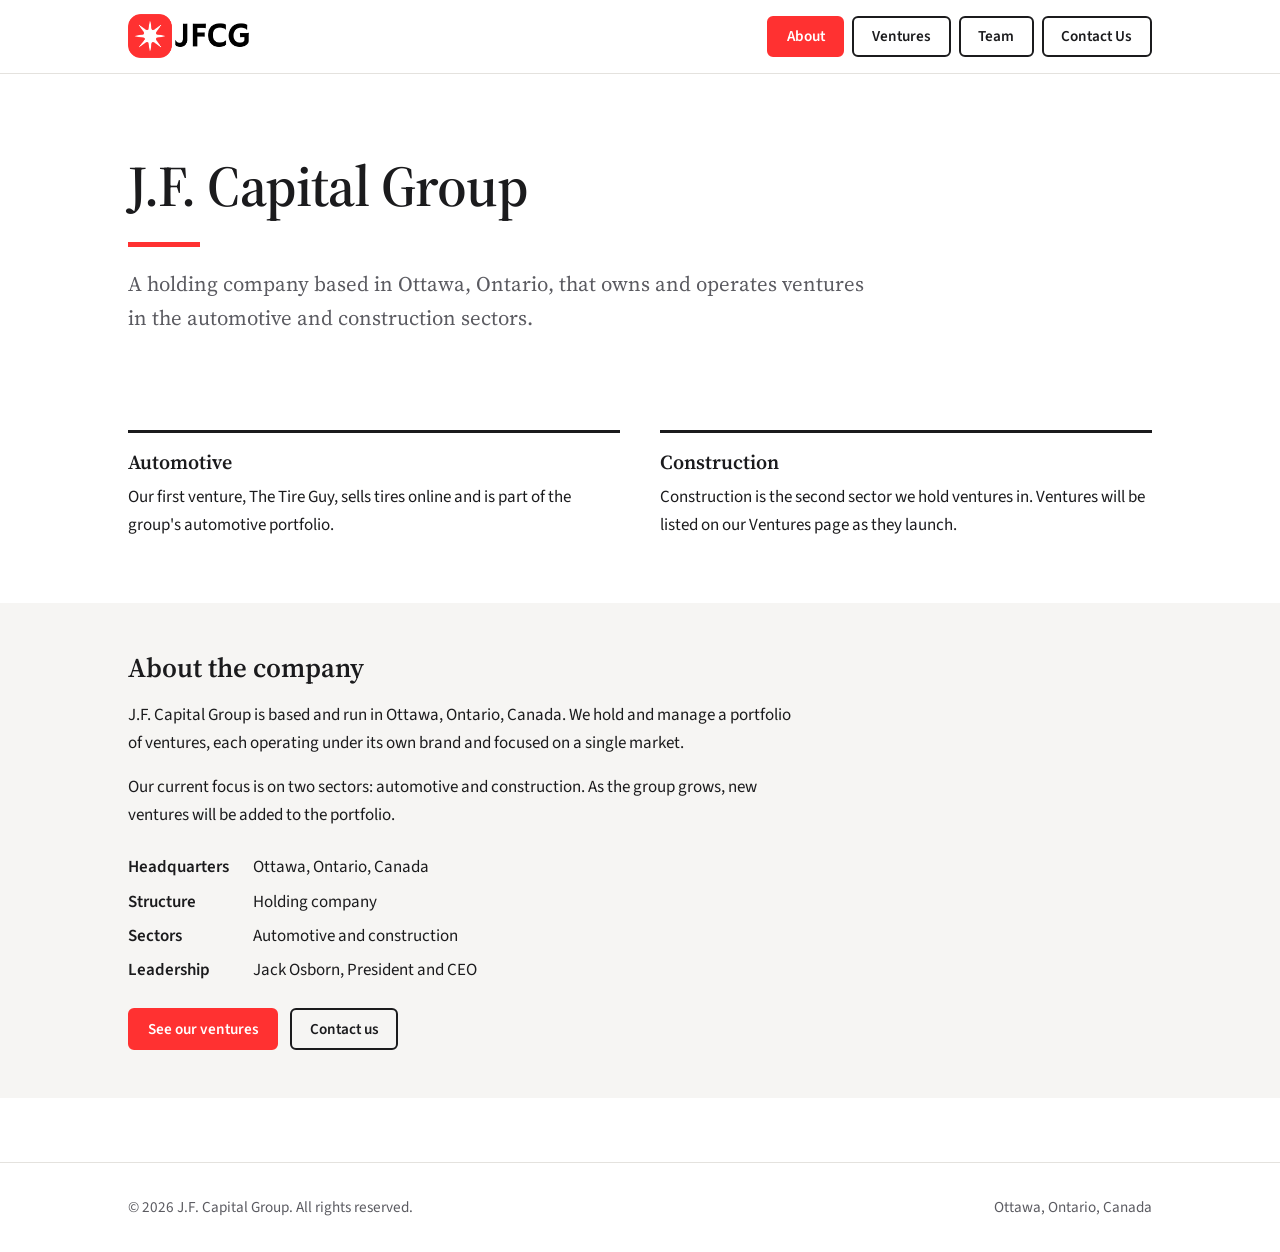
<file: index.html>
<!DOCTYPE html>
<html lang="en">
<head>
<meta charset="utf-8">
<meta name="viewport" content="width=device-width, initial-scale=1">
<title>J.F. Capital Group</title>
<meta name="description" content="J.F. Capital Group is an Ottawa-based holding company with ventures in the automotive and construction sectors.">
<link rel="icon" href="/favicon.ico" sizes="any">
<link rel="preconnect" href="https://fonts.googleapis.com">
<link rel="preconnect" href="https://fonts.gstatic.com" crossorigin>
<link href="https://fonts.googleapis.com/css2?family=Source+Sans+3:wght@400;600&family=Source+Serif+4:wght@400;600&display=swap" rel="stylesheet">
<link rel="stylesheet" href="style.css">
</head>
<body>
<header class="topbar"><div class="wrap">
<a class="brand" href="index.html" aria-label="J.F. Capital Group home"><img src="assets/logo.png" alt="JFCG logo"></a>
<nav class="nav" aria-label="Main"><a class="btn active" href="index.html" aria-current="page">About</a><a class="btn" href="ventures.html">Ventures</a><a class="btn" href="team.html">Team</a><a class="btn" href="contact.html">Contact Us</a></nav>
</div></header>
<main>
<div class="wrap page-head">
<h1>J.F. Capital Group</h1>
<p class="lede">A holding company based in Ottawa, Ontario, that owns and operates ventures in the automotive and construction sectors.</p>
</div>
<section class="block"><div class="wrap cols">
<div><h3>Automotive</h3><p>Our first venture, The Tire Guy, sells tires online and is part of the group's automotive portfolio.</p></div>
<div><h3>Construction</h3><p>Construction is the second sector we hold ventures in. Ventures will be listed on our Ventures page as they launch.</p></div>
</div></section>
<section class="block wash"><div class="wrap">
<h2>About the company</h2>
<p>J.F. Capital Group is based and run in Ottawa, Ontario, Canada. We hold and manage a portfolio of ventures, each operating under its own brand and focused on a single market.</p>
<p>Our current focus is on two sectors: automotive and construction. As the group grows, new ventures will be added to the portfolio.</p>
<dl class="facts" style="margin-top:1.5rem">
<dt>Headquarters</dt><dd>Ottawa, Ontario, Canada</dd>
<dt>Structure</dt><dd>Holding company</dd>
<dt>Sectors</dt><dd>Automotive and construction</dd>
<dt>Leadership</dt><dd>Jack Osborn, President and CEO</dd>
</dl>
<div class="actions">
<a class="btn primary" href="ventures.html">See our ventures</a>
<a class="btn" href="contact.html">Contact us</a>
</div>
</div></section>
</main>
<footer><div class="wrap">
<span>&copy; 2026 J.F. Capital Group. All rights reserved.</span>
<span>Ottawa, Ontario, Canada</span>
</div></footer>
</body>
</html>
</file>
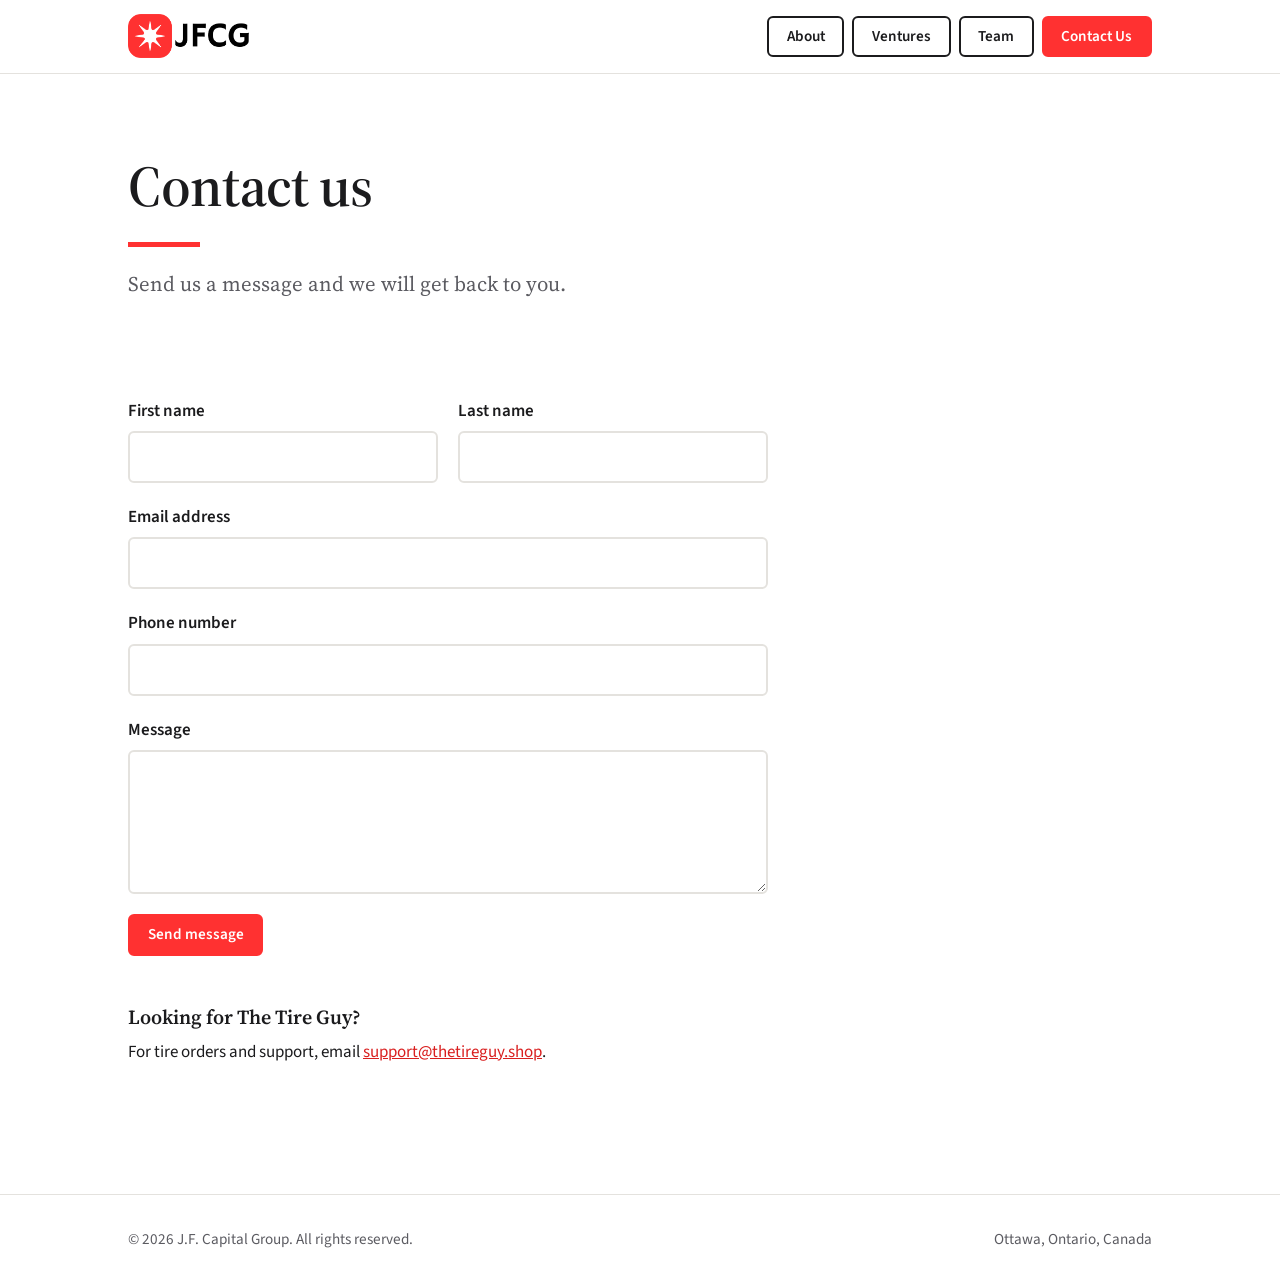
<file: contact.html>
<!DOCTYPE html>
<html lang="en">
<head>
<meta charset="utf-8">
<meta name="viewport" content="width=device-width, initial-scale=1">
<title>Contact Us | J.F. Capital Group</title>
<meta name="description" content="Contact J.F. Capital Group in Ottawa, Ontario.">
<link rel="icon" href="/favicon.ico" sizes="any">
<link rel="preconnect" href="https://fonts.googleapis.com">
<link rel="preconnect" href="https://fonts.gstatic.com" crossorigin>
<link href="https://fonts.googleapis.com/css2?family=Source+Sans+3:wght@400;600&family=Source+Serif+4:wght@400;600&display=swap" rel="stylesheet">
<link rel="stylesheet" href="style.css">
</head>
<body>
<header class="topbar"><div class="wrap">
<a class="brand" href="index.html" aria-label="J.F. Capital Group home"><img src="assets/logo.png" alt="JFCG logo"></a>
<nav class="nav" aria-label="Main"><a class="btn" href="index.html">About</a><a class="btn" href="ventures.html">Ventures</a><a class="btn" href="team.html">Team</a><a class="btn active" href="contact.html" aria-current="page">Contact Us</a></nav>
</div></header>
<main>
<div class="wrap page-head">
<h1>Contact us</h1>
<p class="lede">Send us a message and we will get back to you.</p>
</div>
<section class="block"><div class="wrap">
<form action="https://formspree.io/f/xdegyyen" method="POST">
<div class="row">
<label>First name<input type="text" name="first_name" autocomplete="given-name" required></label>
<label>Last name<input type="text" name="last_name" autocomplete="family-name" required></label>
</div>
<label>Email address<input type="email" name="email" autocomplete="email" required></label>
<label>Phone number<input type="tel" name="phone" autocomplete="tel"></label>
<label>Message<textarea name="message" required></textarea></label>
<input class="hp" type="text" name="_gotcha" tabindex="-1" autocomplete="off" aria-hidden="true">
<input type="hidden" name="_subject" value="New message from the J.F. Capital Group website">
<div><button class="btn primary" type="submit">Send message</button></div>
</form>
<div class="contact-side">
<h3>Looking for The Tire Guy?</h3>
<p>For tire orders and support, email <a href="mailto:support@thetireguy.shop">support@thetireguy.shop</a>.</p>
</div>
</div></section>
</main>
<footer><div class="wrap">
<span>&copy; 2026 J.F. Capital Group. All rights reserved.</span>
<span>Ottawa, Ontario, Canada</span>
</div></footer>
</body>
</html>
</file>
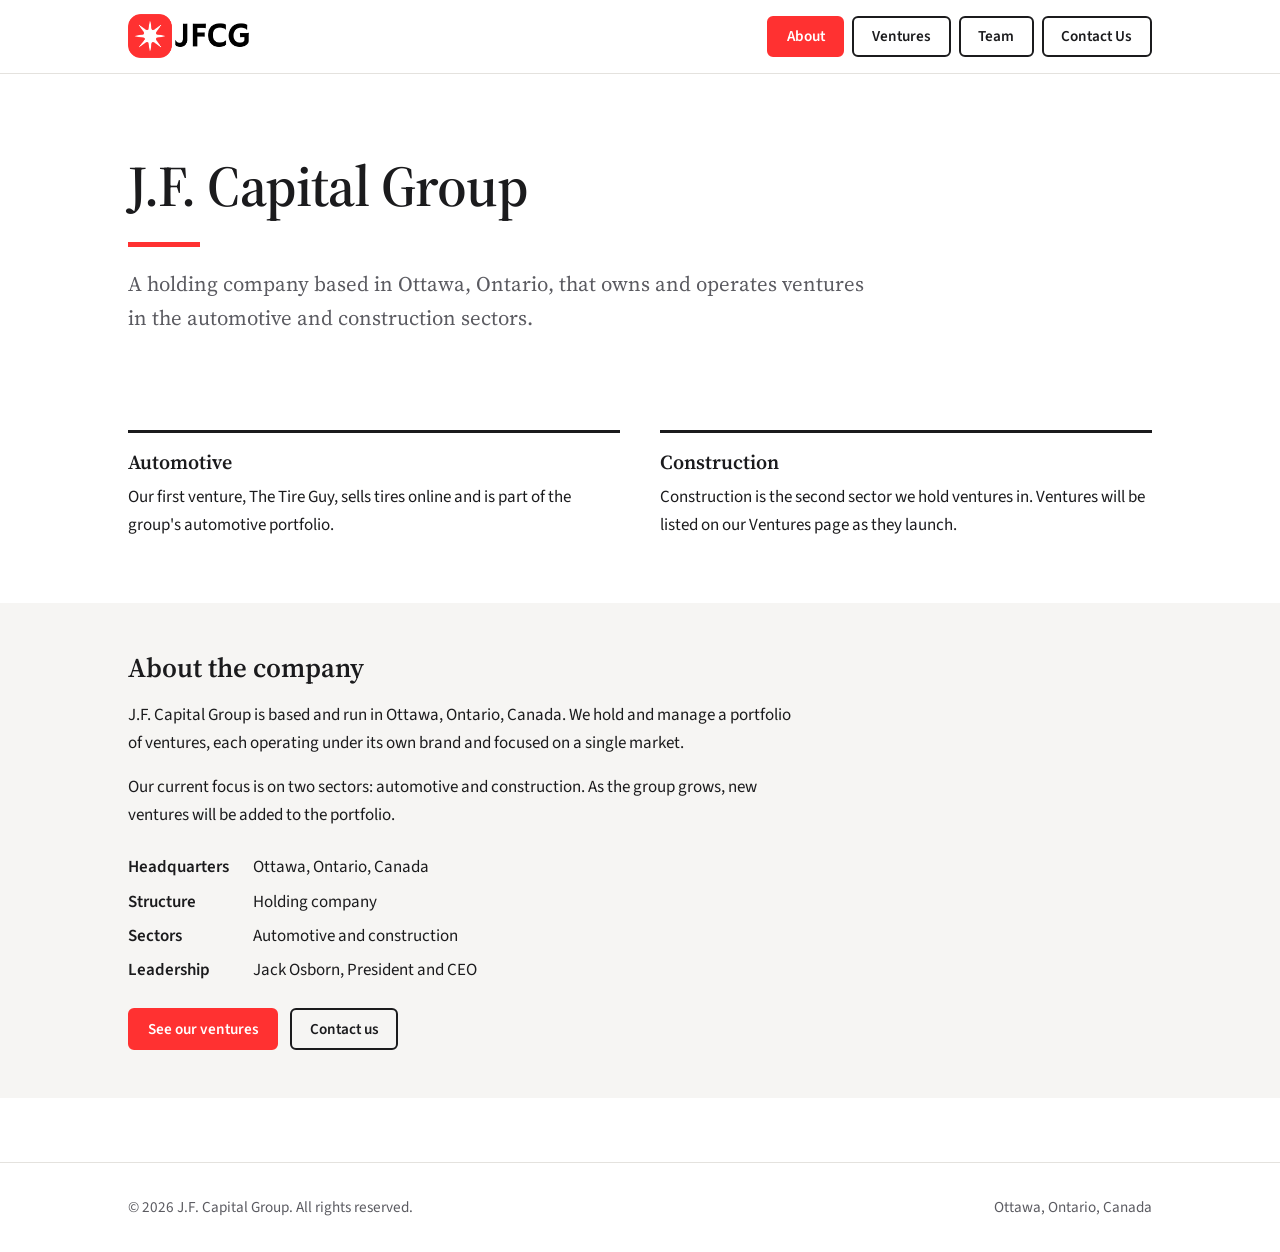
<file: index123.html>
<!DOCTYPE html>
<html lang="en">
<head>
<meta charset="utf-8">
<meta name="viewport" content="width=device-width, initial-scale=1">
<title>J.F. Capital Group | About</title>
<meta name="description" content="J.F. Capital Group is an Ottawa-based holding company with ventures in the automotive and construction sectors.">
<link rel="icon" type="image/png" href="assets/favicon.png">
<link rel="preconnect" href="https://fonts.googleapis.com">
<link rel="preconnect" href="https://fonts.gstatic.com" crossorigin>
<link href="https://fonts.googleapis.com/css2?family=Source+Sans+3:wght@400;600&family=Source+Serif+4:wght@400;600&display=swap" rel="stylesheet">
<link rel="stylesheet" href="style.css">
</head>
<body>
<header class="topbar"><div class="wrap">
<a class="brand" href="index.html" aria-label="J.F. Capital Group home"><img src="assets/logo.png" alt="JFCG logo"></a>
<nav class="nav" aria-label="Main"><a class="btn active" href="index.html" aria-current="page">About</a><a class="btn" href="ventures.html">Ventures</a><a class="btn" href="team.html">Team</a><a class="btn" href="contact.html">Contact Us</a></nav>
</div></header>
<main>
<div class="wrap page-head">
<h1>J.F. Capital Group</h1>
<p class="lede">A holding company based in Ottawa, Ontario, that owns and operates ventures in the automotive and construction sectors.</p>
</div>
<section class="block"><div class="wrap cols">
<div><h3>Automotive</h3><p>Our first venture, The Tire Guy, sells tires online and is part of the group's automotive portfolio.</p></div>
<div><h3>Construction</h3><p>Construction is the second sector we hold ventures in. Ventures will be listed on our Ventures page as they launch.</p></div>
</div></section>
<section class="block wash"><div class="wrap">
<h2>About the company</h2>
<p>J.F. Capital Group is based and run in Ottawa, Ontario, Canada. We hold and manage a portfolio of ventures, each operating under its own brand and focused on a single market.</p>
<p>Our current focus is on two sectors: automotive and construction. As the group grows, new ventures will be added to the portfolio.</p>
<dl class="facts" style="margin-top:1.5rem">
<dt>Headquarters</dt><dd>Ottawa, Ontario, Canada</dd>
<dt>Structure</dt><dd>Holding company</dd>
<dt>Sectors</dt><dd>Automotive and construction</dd>
<dt>Leadership</dt><dd>Jack Osborn, President and CEO</dd>
</dl>
<div class="actions">
<a class="btn primary" href="ventures.html">See our ventures</a>
<a class="btn" href="contact.html">Contact us</a>
</div>
</div></section>
</main>
<footer><div class="wrap">
<span>&copy; 2026 J.F. Capital Group. All rights reserved.</span>
<span>Ottawa, Ontario, Canada</span>
</div></footer>
</body>
</html>
</file>
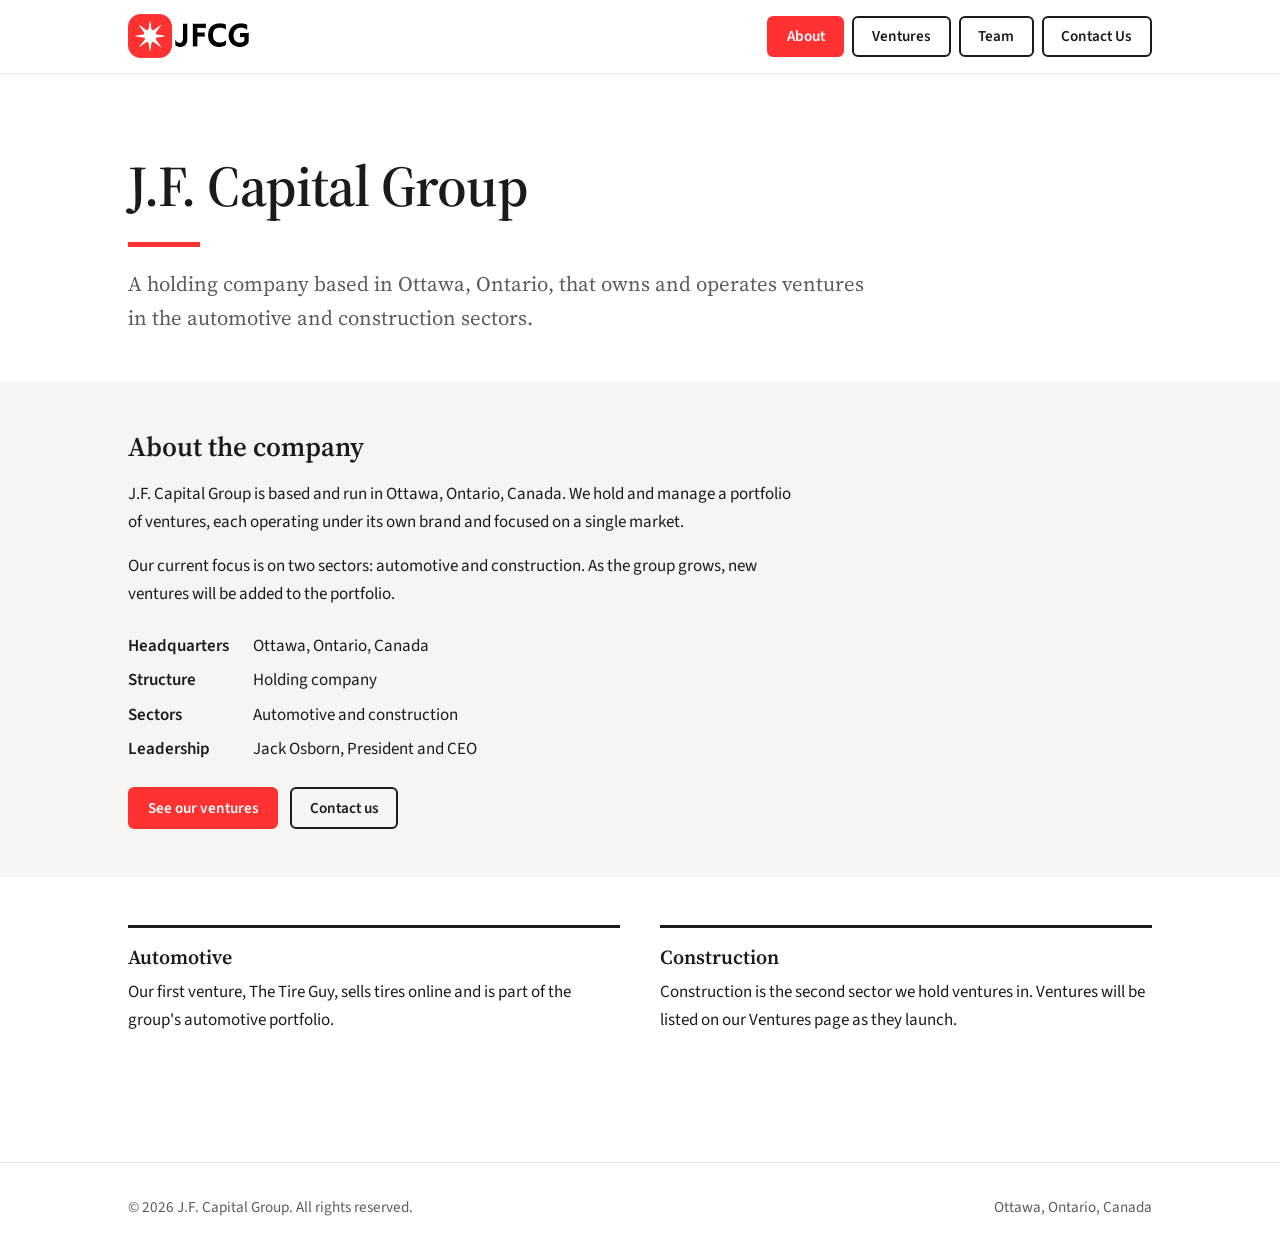
<file: indexold.html>
<!DOCTYPE html>
<html lang="en">
<head>
<meta charset="utf-8">
<meta name="viewport" content="width=device-width, initial-scale=1">
<title>J.F. Capital Group</title>
<meta name="description" content="J.F. Capital Group is an Ottawa-based holding company with ventures in the automotive and construction sectors.">
<link rel="icon" type="image/png" href="assets/favicon.png">
<link rel="preconnect" href="https://fonts.googleapis.com">
<link rel="preconnect" href="https://fonts.gstatic.com" crossorigin>
<link href="https://fonts.googleapis.com/css2?family=Source+Sans+3:wght@400;600&family=Source+Serif+4:wght@400;600&display=swap" rel="stylesheet">
<link rel="stylesheet" href="style.css">
</head>
<body>
<header class="topbar"><div class="wrap">
<a class="brand" href="index.html" aria-label="J.F. Capital Group home"><img src="assets/logo.png" alt="JFCG logo"></a>
<nav class="nav" aria-label="Main"><a class="btn active" href="index.html" aria-current="page">About</a><a class="btn" href="ventures.html">Ventures</a><a class="btn" href="team.html">Team</a><a class="btn" href="contact.html">Contact Us</a></nav>
</div></header>
<main>
<div class="wrap page-head">
<h1>J.F. Capital Group</h1>
<p class="lede">A holding company based in Ottawa, Ontario, that owns and operates ventures in the automotive and construction sectors.</p>
</div>
<section class="block wash"><div class="wrap">
<h2>About the company</h2>
<p>J.F. Capital Group is based and run in Ottawa, Ontario, Canada. We hold and manage a portfolio of ventures, each operating under its own brand and focused on a single market.</p>
<p>Our current focus is on two sectors: automotive and construction. As the group grows, new ventures will be added to the portfolio.</p>
<dl class="facts" style="margin-top:1.5rem">
<dt>Headquarters</dt><dd>Ottawa, Ontario, Canada</dd>
<dt>Structure</dt><dd>Holding company</dd>
<dt>Sectors</dt><dd>Automotive and construction</dd>
<dt>Leadership</dt><dd>Jack Osborn, President and CEO</dd>
</dl>
<div class="actions">
<a class="btn primary" href="ventures.html">See our ventures</a>
<a class="btn" href="contact.html">Contact us</a>
</div>
</div></section>
<section class="block"><div class="wrap cols">
<div><h3>Automotive</h3><p>Our first venture, The Tire Guy, sells tires online and is part of the group's automotive portfolio.</p></div>
<div><h3>Construction</h3><p>Construction is the second sector we hold ventures in. Ventures will be listed on our Ventures page as they launch.</p></div>
</div></section>
</main>
<footer><div class="wrap">
<span>&copy; 2026 J.F. Capital Group. All rights reserved.</span>
<span>Ottawa, Ontario, Canada</span>
</div></footer>
</body>
</html>
</file>
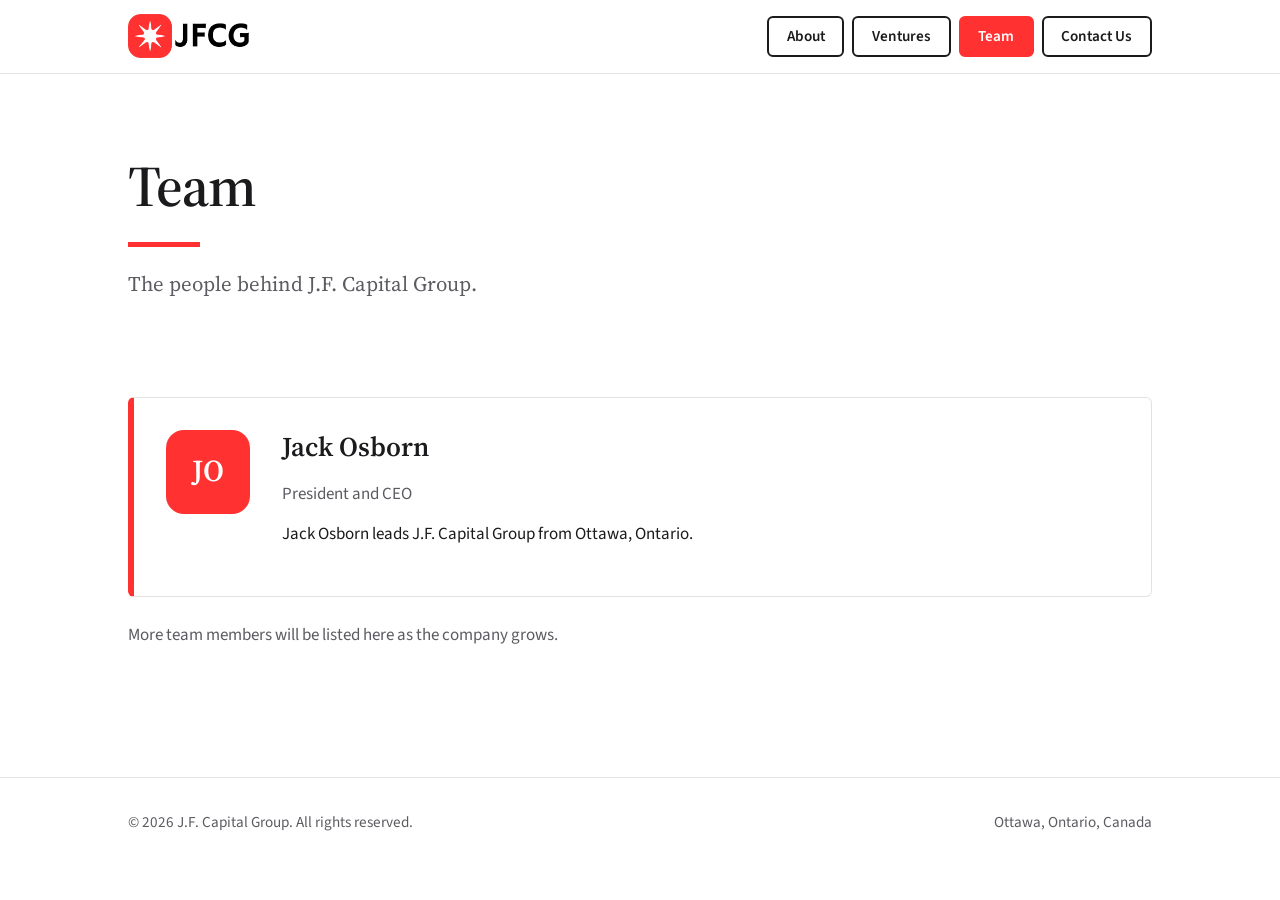
<file: team.html>
<!DOCTYPE html>
<html lang="en">
<head>
<meta charset="utf-8">
<meta name="viewport" content="width=device-width, initial-scale=1">
<title>Team | J.F. Capital Group</title>
<meta name="description" content="Meet the team at J.F. Capital Group.">
<link rel="icon" href="/favicon.ico" sizes="any">
<link rel="preconnect" href="https://fonts.googleapis.com">
<link rel="preconnect" href="https://fonts.gstatic.com" crossorigin>
<link href="https://fonts.googleapis.com/css2?family=Source+Sans+3:wght@400;600&family=Source+Serif+4:wght@400;600&display=swap" rel="stylesheet">
<link rel="stylesheet" href="style.css">
</head>
<body>
<header class="topbar"><div class="wrap">
<a class="brand" href="index.html" aria-label="J.F. Capital Group home"><img src="assets/logo.png" alt="JFCG logo"></a>
<nav class="nav" aria-label="Main"><a class="btn" href="index.html">About</a><a class="btn" href="ventures.html">Ventures</a><a class="btn active" href="team.html" aria-current="page">Team</a><a class="btn" href="contact.html">Contact Us</a></nav>
</div></header>
<main>
<div class="wrap page-head">
<h1>Team</h1>
<p class="lede">The people behind J.F. Capital Group.</p>
</div>
<section class="block"><div class="wrap">
<article class="card">
<div class="mark" aria-hidden="true">JO</div>
<div>
<h2>Jack Osborn</h2>
<p class="role">President and CEO</p>
<p>Jack Osborn leads J.F. Capital Group from Ottawa, Ontario.</p>
</div>
</article>
<p class="note">More team members will be listed here as the company grows.</p>
</div></section>
</main>
<footer><div class="wrap">
<span>&copy; 2026 J.F. Capital Group. All rights reserved.</span>
<span>Ottawa, Ontario, Canada</span>
</div></footer>
</body>
</html>
</file>
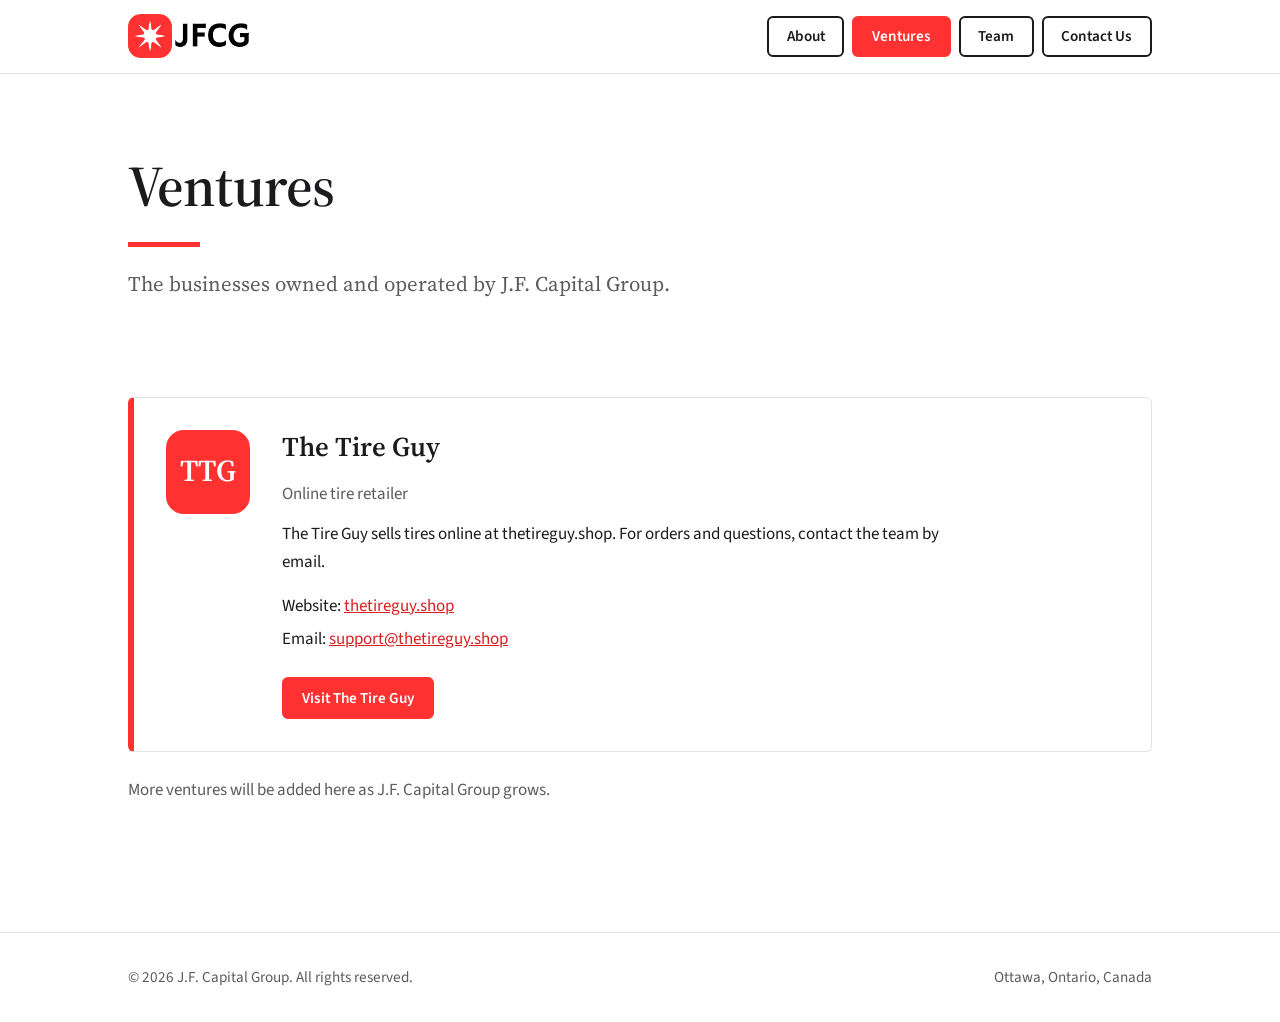
<file: ventures.html>
<!DOCTYPE html>
<html lang="en">
<head>
<meta charset="utf-8">
<meta name="viewport" content="width=device-width, initial-scale=1">
<title>Ventures | J.F. Capital Group</title>
<meta name="description" content="Ventures owned and operated by J.F. Capital Group, including The Tire Guy.">
<link rel="icon" href="/favicon.ico" sizes="any">
<link rel="preconnect" href="https://fonts.googleapis.com">
<link rel="preconnect" href="https://fonts.gstatic.com" crossorigin>
<link href="https://fonts.googleapis.com/css2?family=Source+Sans+3:wght@400;600&family=Source+Serif+4:wght@400;600&display=swap" rel="stylesheet">
<link rel="stylesheet" href="style.css">
</head>
<body>
<header class="topbar"><div class="wrap">
<a class="brand" href="index.html" aria-label="J.F. Capital Group home"><img src="assets/logo.png" alt="JFCG logo"></a>
<nav class="nav" aria-label="Main"><a class="btn" href="index.html">About</a><a class="btn active" href="ventures.html" aria-current="page">Ventures</a><a class="btn" href="team.html">Team</a><a class="btn" href="contact.html">Contact Us</a></nav>
</div></header>
<main>
<div class="wrap page-head">
<h1>Ventures</h1>
<p class="lede">The businesses owned and operated by J.F. Capital Group.</p>
</div>
<section class="block"><div class="wrap">
<article class="card">
<div class="mark" aria-hidden="true">TTG</div>
<div>
<h2>The Tire Guy</h2>
<p class="role">Online tire retailer</p>
<p>The Tire Guy sells tires online at thetireguy.shop. For orders and questions, contact the team by email.</p>
<ul>
<li>Website: <a href="https://thetireguy.shop" target="_blank" rel="noopener">thetireguy.shop</a></li>
<li>Email: <a href="mailto:support@thetireguy.shop">support@thetireguy.shop</a></li>
</ul>
<div class="actions"><a class="btn primary" href="https://thetireguy.shop" target="_blank" rel="noopener">Visit The Tire Guy</a></div>
</div>
</article>
<p class="note">More ventures will be added here as J.F. Capital Group grows.</p>
</div></section>
</main>
<footer><div class="wrap">
<span>&copy; 2026 J.F. Capital Group. All rights reserved.</span>
<span>Ottawa, Ontario, Canada</span>
</div></footer>
</body>
</html>
</file>
<file: style.css>
:root{
  --ink:#1b1b1d; --muted:#5b5b61; --red:#ff3131; --red-dark:#d91f1f;
  --paper:#ffffff; --wash:#f6f5f3; --line:#e4e2de;
  --serif:"Source Serif 4","Source Serif Pro",Georgia,"Times New Roman",serif;
  --sans:"Source Sans 3","Segoe UI",Helvetica,Arial,sans-serif;
}
*{box-sizing:border-box}
html{scroll-behavior:smooth}
body{margin:0;background:var(--paper);color:var(--ink);font-family:var(--sans);font-size:1.0625rem;line-height:1.65}
a{color:var(--red-dark)}
a:focus-visible,button:focus-visible,input:focus-visible,textarea:focus-visible{outline:3px solid var(--ink);outline-offset:2px}
.wrap{width:min(100% - 3rem,64rem);margin-inline:auto}

/* top bar */
.topbar{position:sticky;top:0;z-index:10;background:var(--paper);border-bottom:1px solid var(--line)}
.topbar .wrap{display:flex;align-items:center;justify-content:space-between;gap:1rem;flex-wrap:wrap;padding-block:.9rem}
.brand img{height:44px;width:auto;display:block}
.nav{display:flex;gap:.5rem;flex-wrap:wrap}
.btn{display:inline-block;font:600 .95rem/1 var(--sans);text-decoration:none;color:var(--ink);background:transparent;border:2px solid var(--ink);padding:.7rem 1.1rem;border-radius:6px;cursor:pointer;transition:background .15s,color .15s,border-color .15s}
.btn:hover{background:var(--ink);color:#fff}
.btn.active,.btn.primary{background:var(--red);border-color:var(--red);color:#fff}
.btn.primary:hover,.btn.active:hover{background:var(--red-dark);border-color:var(--red-dark)}

/* page header */
.page-head{padding:5rem 0 3rem}
.page-head h1{font:600 clamp(2.2rem,5vw,3.6rem)/1.12 var(--serif);letter-spacing:-.015em;margin:0 0 1.25rem;max-width:20ch}
.page-head h1::after{content:"";display:block;width:72px;height:5px;background:var(--red);margin-top:1.5rem}
.lede{font:400 1.3rem/1.6 var(--serif);color:var(--muted);max-width:46rem;margin:0}

section.block{padding:3rem 0}
section.block.wash{background:var(--wash)}
h2{font:600 1.7rem/1.25 var(--serif);margin:0 0 1rem}
h3{font:600 1.25rem/1.3 var(--serif);margin:0 0 .5rem}
p{margin:0 0 1rem;max-width:42rem}

.cols{display:grid;grid-template-columns:repeat(auto-fit,minmax(16rem,1fr));gap:2.5rem}
.cols>div{border-top:3px solid var(--ink);padding-top:1rem}
.facts{display:grid;grid-template-columns:max-content 1fr;gap:.4rem 1.5rem;margin:0}
.facts dt{font-weight:600}
.facts dd{margin:0}
.actions{display:flex;gap:.75rem;flex-wrap:wrap;margin-top:1.5rem}

/* venture / team cards */
.card{display:grid;grid-template-columns:auto 1fr;gap:2rem;align-items:start;border:1px solid var(--line);border-left:6px solid var(--red);border-radius:6px;padding:2rem;background:var(--paper)}
.card .mark{width:84px;height:84px;border-radius:18px;background:var(--red);color:#fff;display:grid;place-items:center;font:600 1.9rem/1 var(--serif)}
.card .mark img{width:100%;height:100%;border-radius:18px}
.card .role{color:var(--muted);margin:0 0 .75rem}
.card ul{list-style:none;padding:0;margin:1rem 0 0;display:grid;gap:.35rem}
.note{color:var(--muted);margin-top:1.5rem}
@media (max-width:34rem){.card{grid-template-columns:1fr}}

/* form */
form{display:grid;gap:1.25rem;max-width:40rem}
.row{display:grid;grid-template-columns:1fr 1fr;gap:1.25rem}
@media (max-width:34rem){.row{grid-template-columns:1fr}}
label{display:grid;gap:.4rem;font-weight:600}
input,textarea{font:400 1rem/1.4 var(--sans);padding:.8rem .9rem;border:2px solid var(--line);border-radius:6px;background:#fff;color:var(--ink);width:100%}
input:focus,textarea:focus{border-color:var(--ink)}
textarea{min-height:9rem;resize:vertical}
.hp{position:absolute;left:-9999px}
.contact-side{margin-top:3rem}

footer{border-top:1px solid var(--line);margin-top:4rem;padding:2rem 0;color:var(--muted);font-size:.95rem}
footer .wrap{display:flex;justify-content:space-between;gap:1rem;flex-wrap:wrap}
@media (prefers-reduced-motion:reduce){*{transition:none!important;scroll-behavior:auto!important}}
</file>
